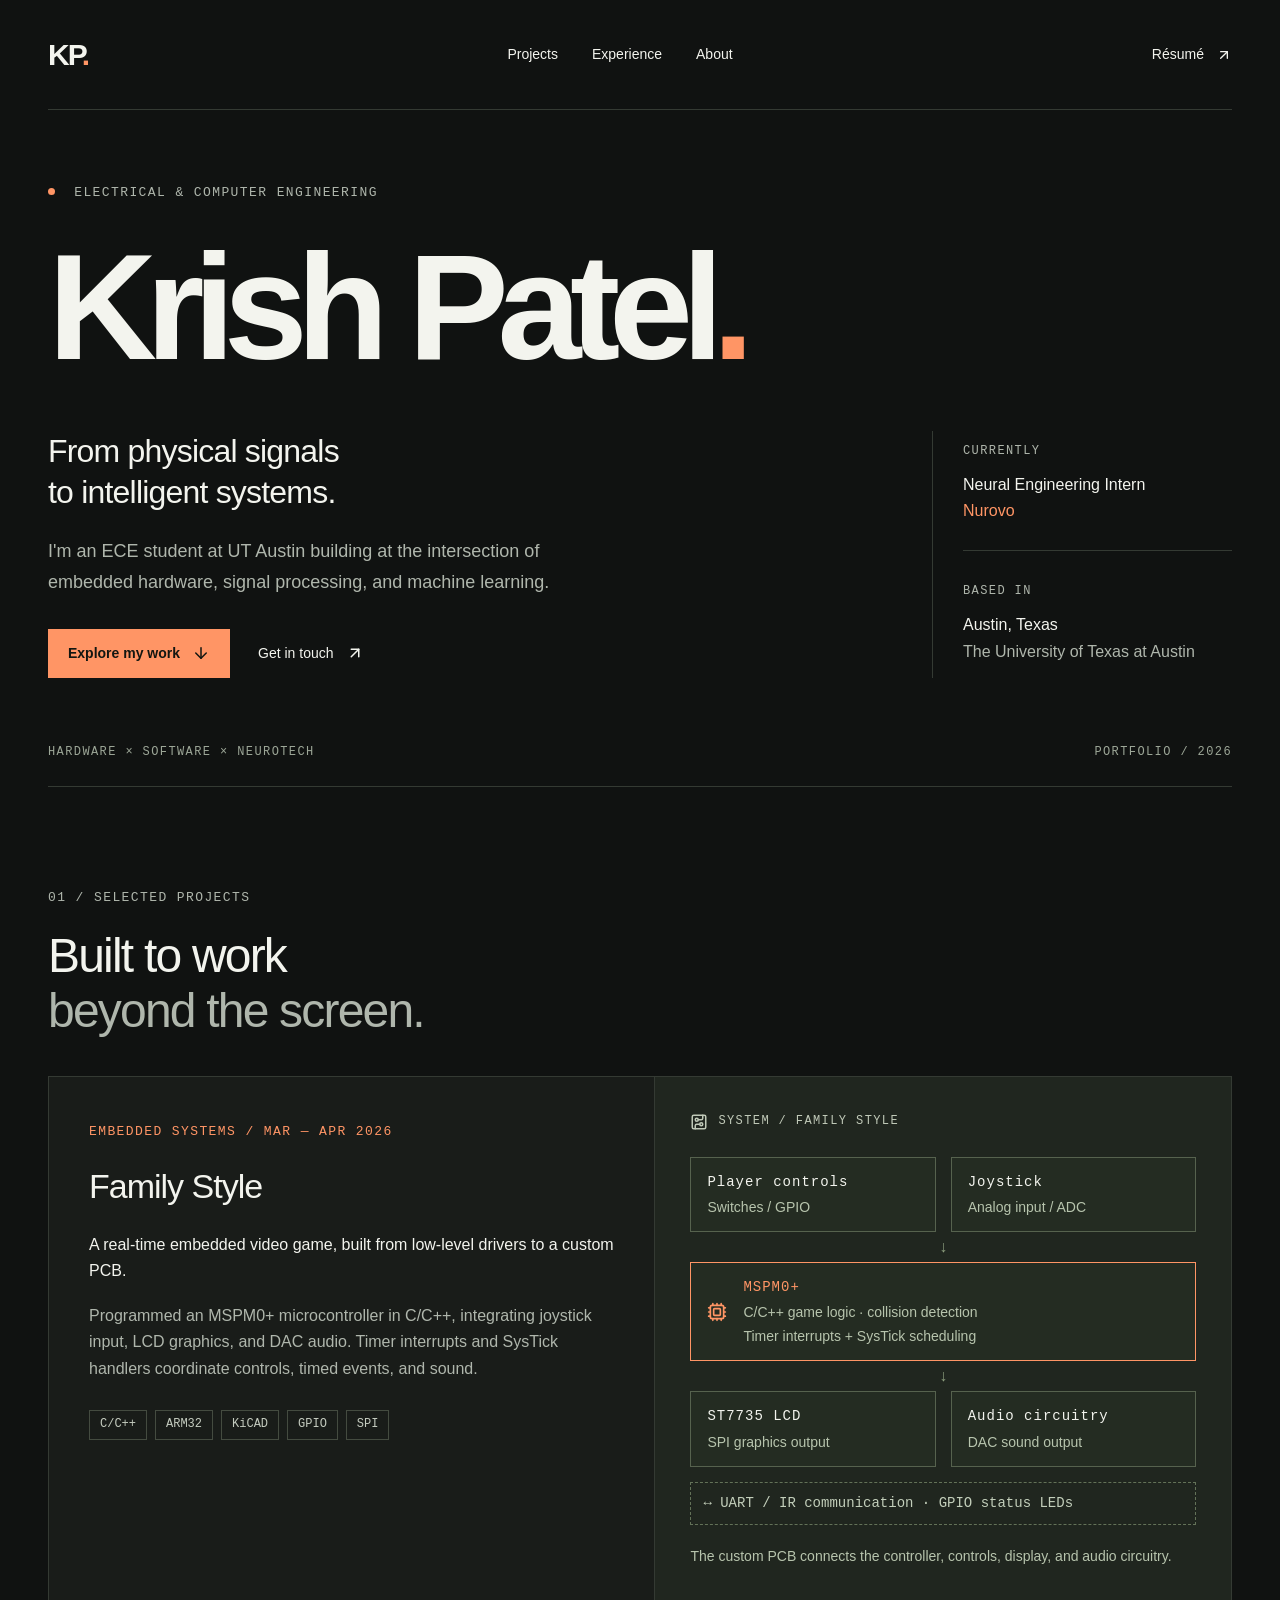
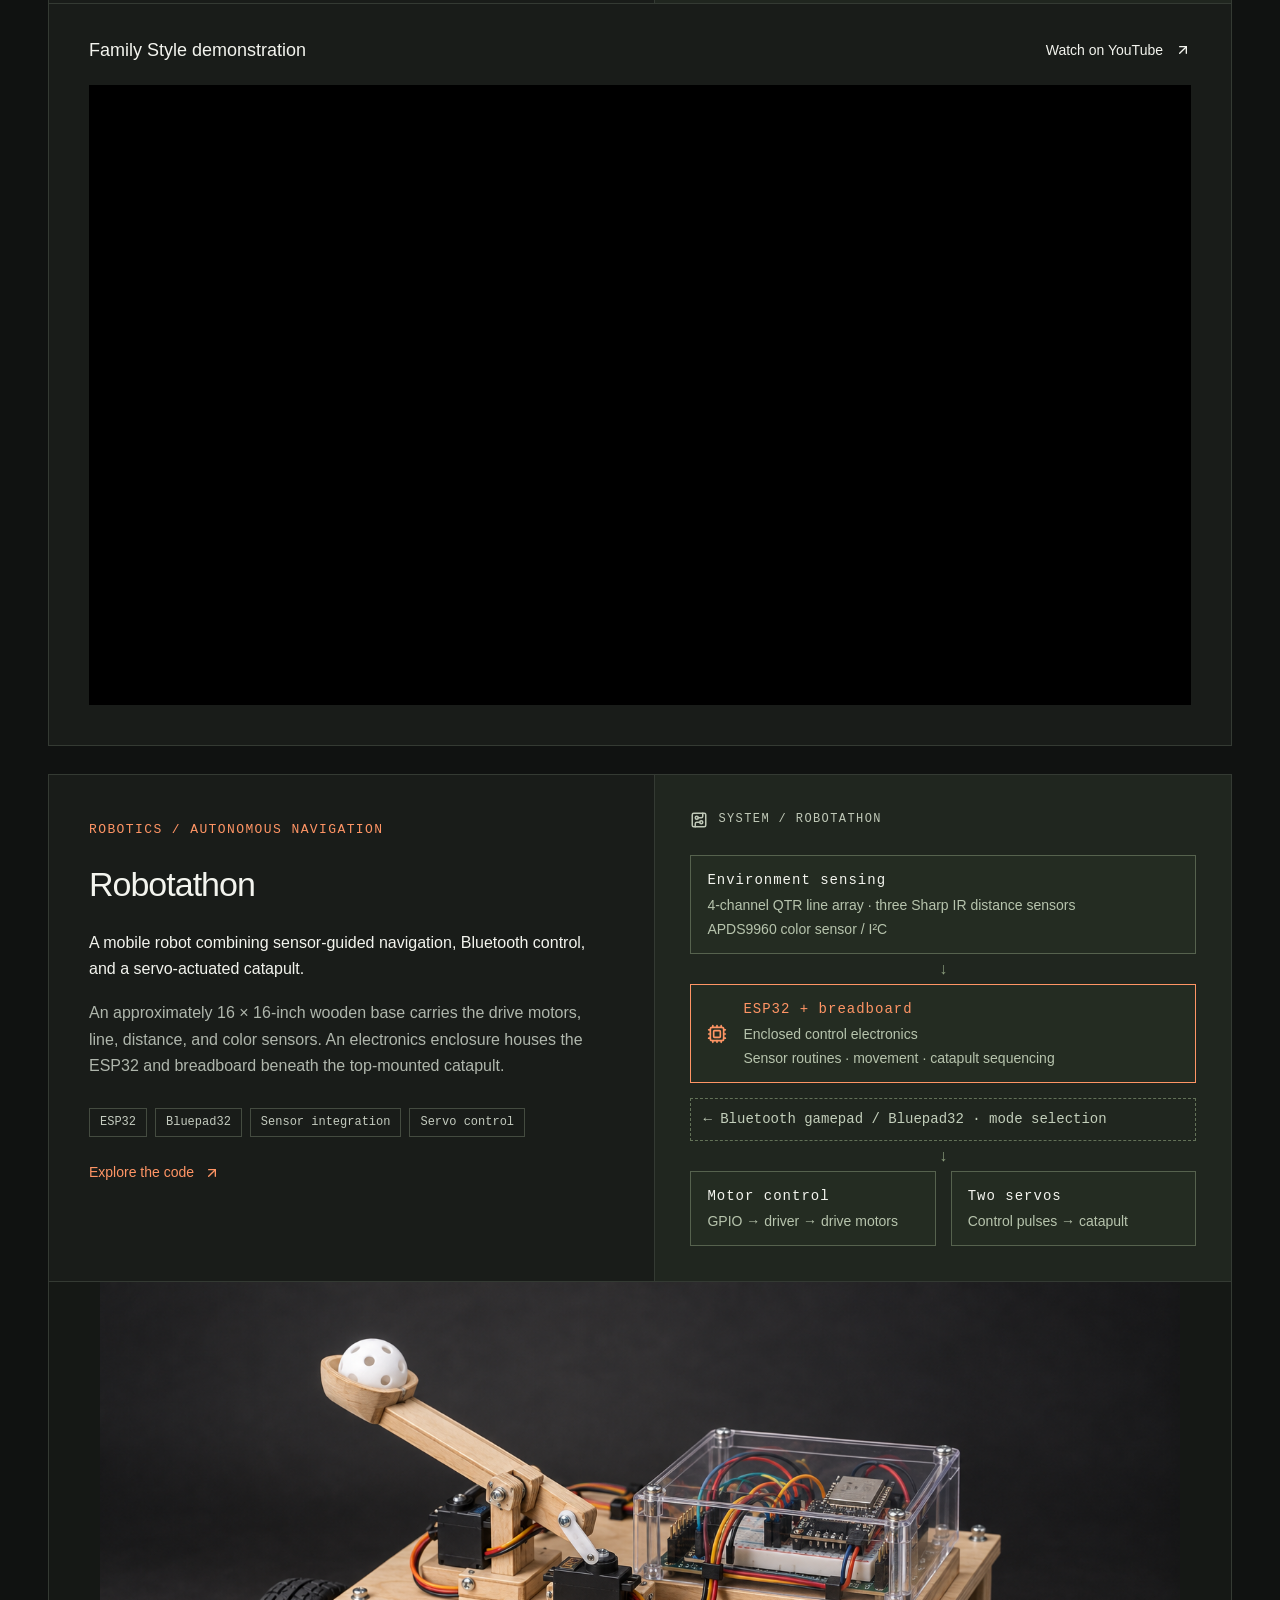
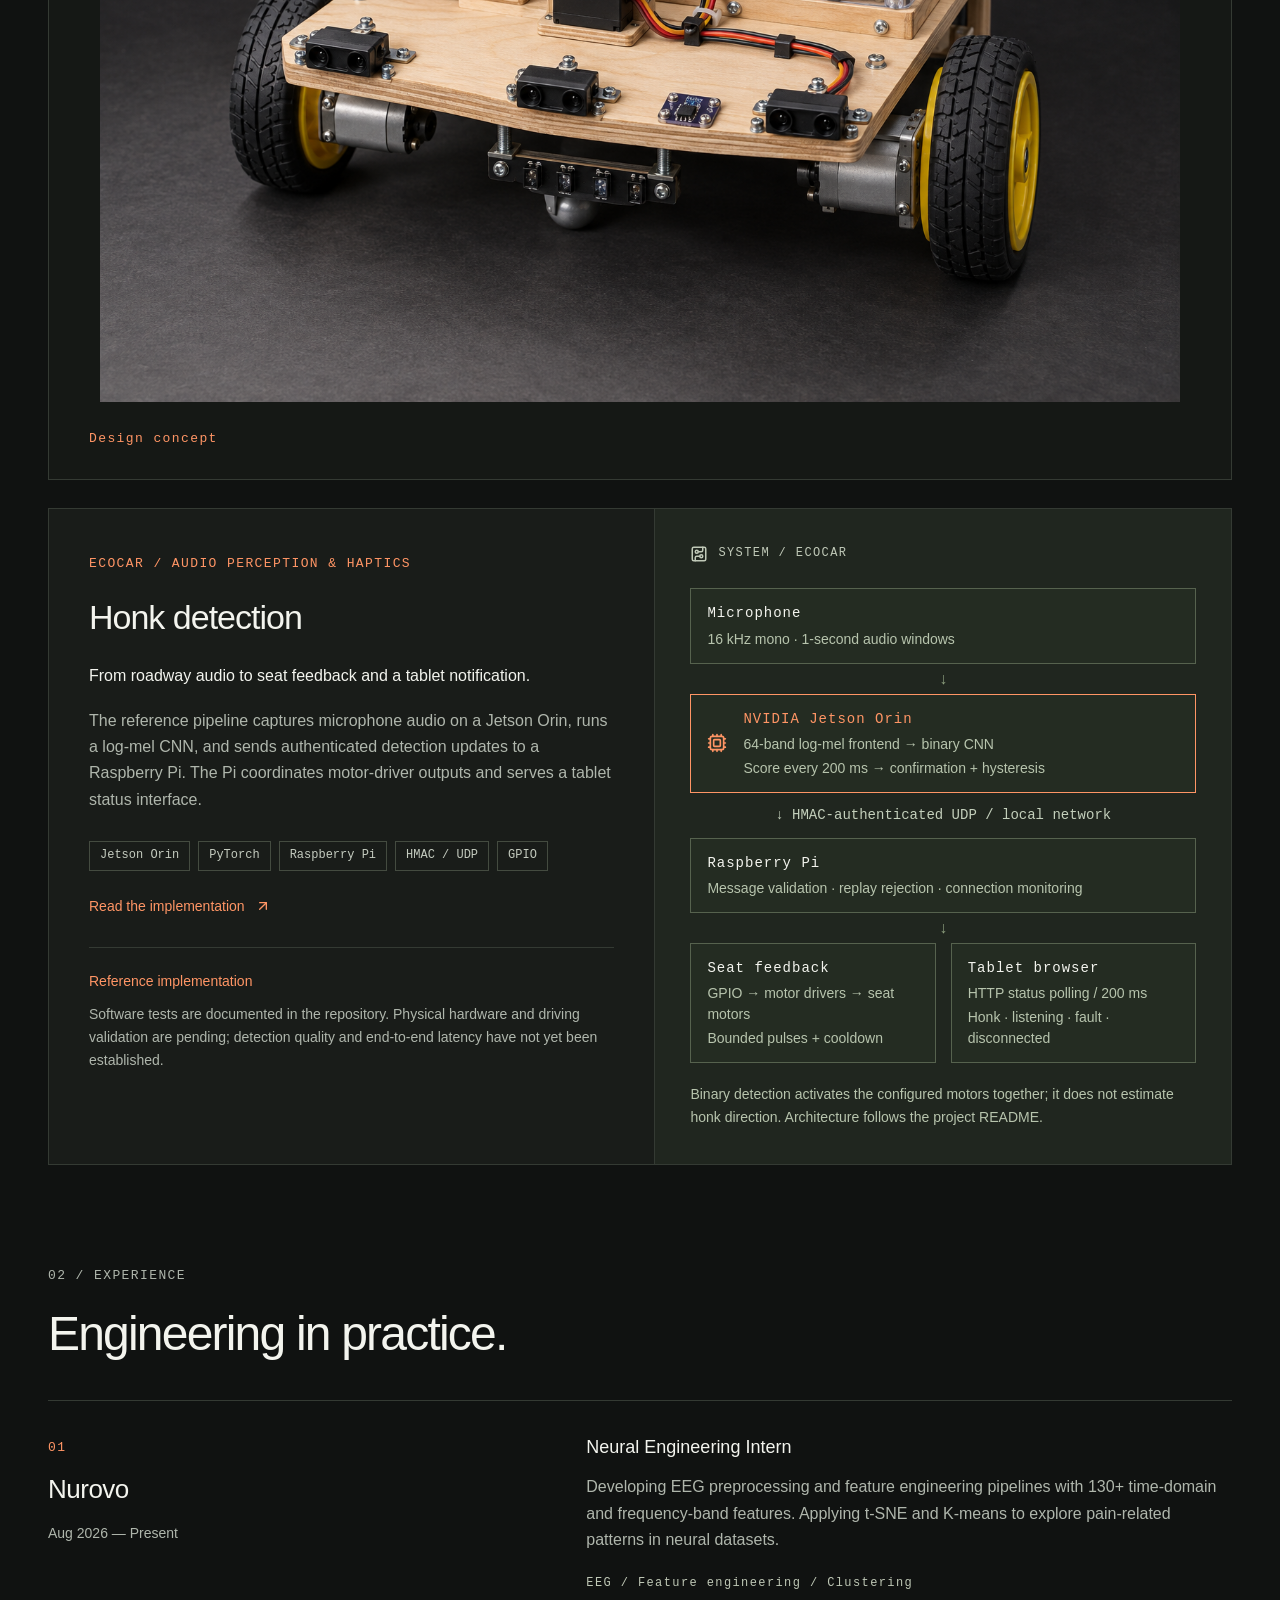
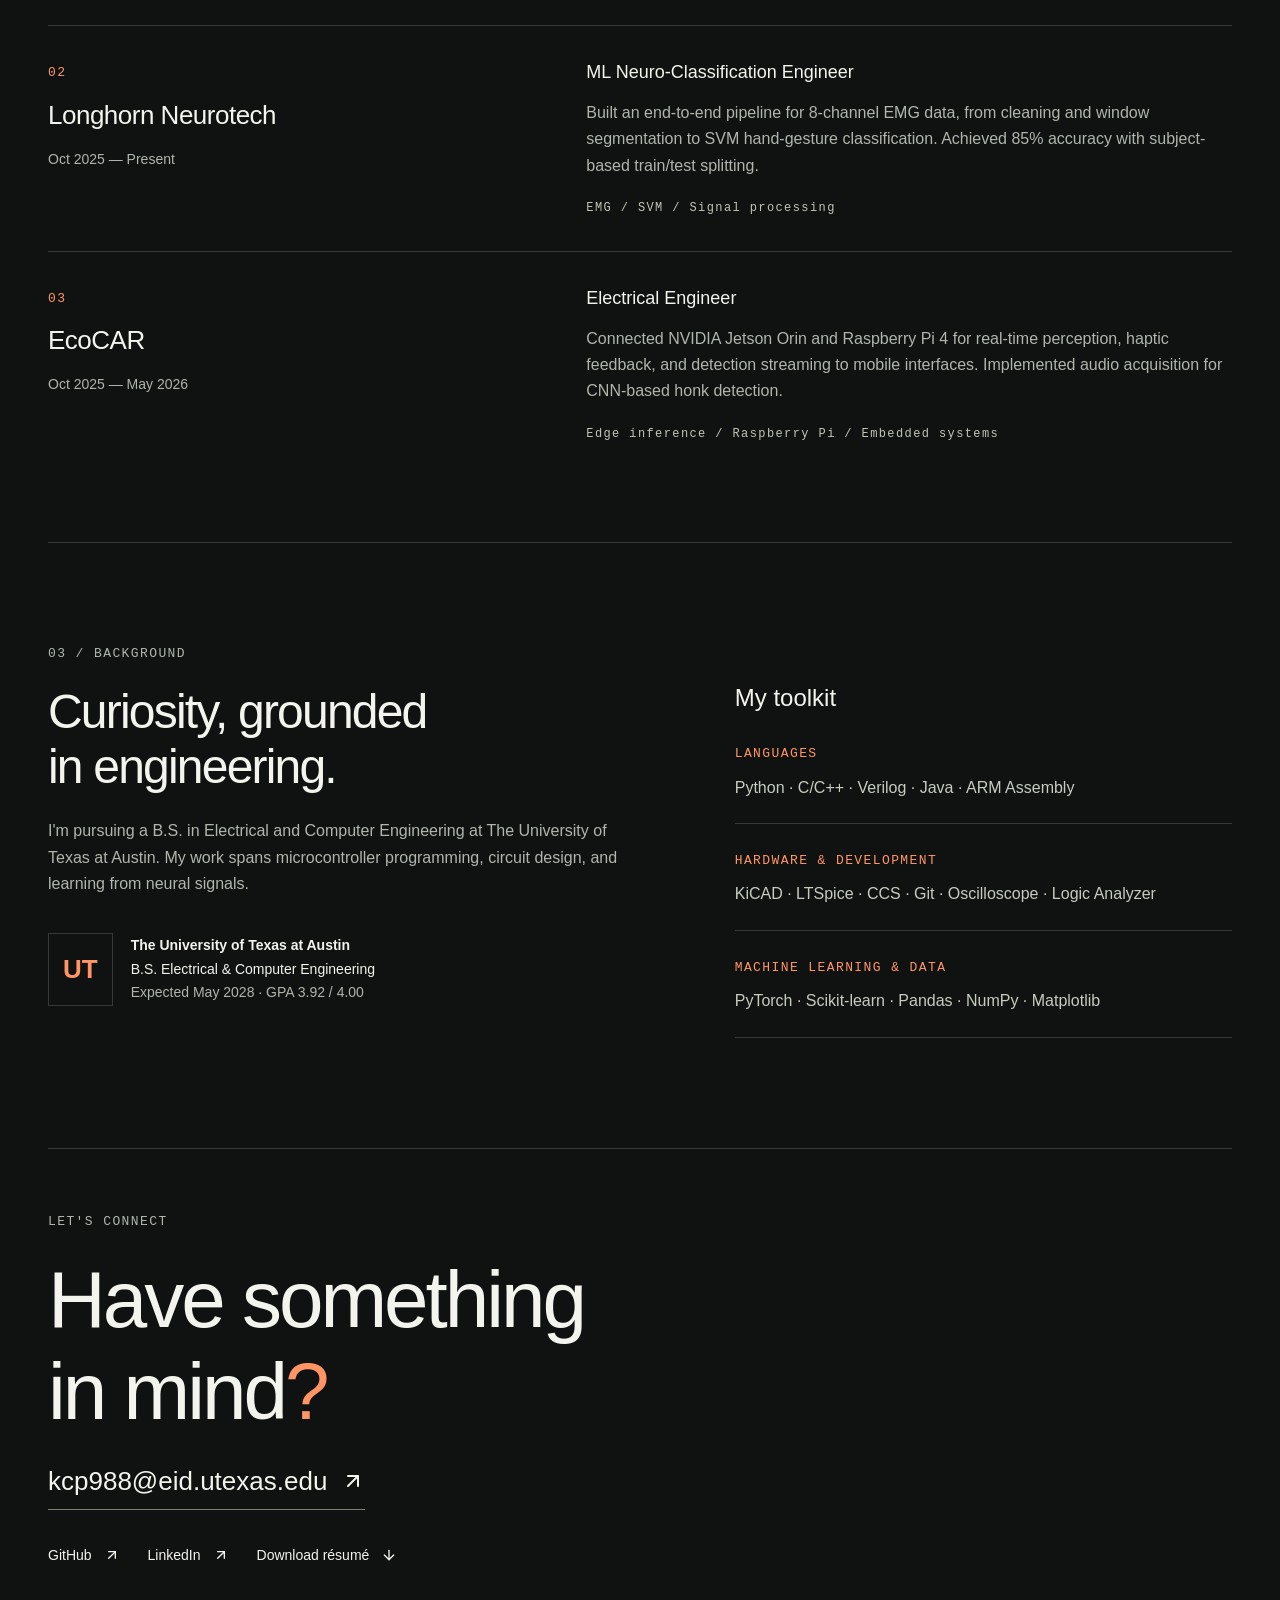
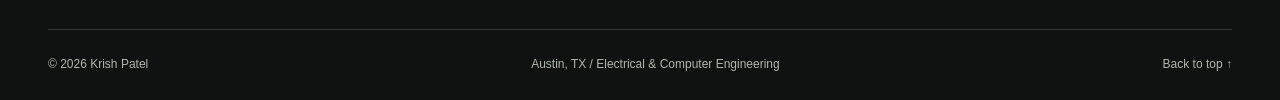
<file: index.html>
<!DOCTYPE html><html lang="en"><head><meta charSet="utf-8"/><meta name="viewport" content="width=device-width, initial-scale=1"/><link rel="stylesheet" href="/_next/static/css/index.dxzTxAFr.css" data-rsc-css-href="/_next/static/css/index.dxzTxAFr.css" data-precedence="vite-rsc/importer-resources"/><link rel="modulepreload" fetchPriority="low" href="/_next/static/chunks/index-CoW6SGhY.js"/><script src="/_next/static/chunks/rolldown-runtime-C60lm6uB.js" type="module" async=""></script><script src="/_next/static/chunks/framework-D_rUT4EX.js" type="module" async=""></script><link rel="modulepreload" href="/_next/static/chunks/layout-segment-context-BJUStz2_.js" crossorigin=""/><link rel="modulepreload" href="/_next/static/chunks/Icon-BFIcK819.js" crossorigin=""/><title>Krish Patel | Electrical &amp; Computer Engineering</title><meta name="description" content="UT Austin ECE student working across embedded systems, neural signal processing, machine learning, and robotics."/><script>Object.assign(((self[Symbol.for("vinext.navigationRuntime")]??={bootstrap:{routeManifest:null},functions:{}}).bootstrap.rsc??={rsc:[]}),{params:{},nav:{"pathname":"/","searchParams":[]}})</script><link rel="modulepreload" href="/_next/static/chunks/index-CoW6SGhY.js" />
</head><body><a class="skip" href="#main">Skip to content</a><header class="site-header wrap"><a href="#" class="wordmark" aria-label="Krish Patel home">KP<span>.</span></a><nav aria-label="Main navigation"><a href="#projects">Projects</a><a href="#experience">Experience</a><a href="#about">About</a></nav><a class="resume-nav" href="/Krish-Patel-Resume.pdf" target="_blank" rel="noreferrer">Résumé <svg xmlns="http://www.w3.org/2000/svg" width="16" height="16" viewBox="0 0 24 24" fill="none" stroke="currentColor" stroke-width="2" stroke-linecap="round" stroke-linejoin="round" class="lucide lucide-arrow-up-right" aria-hidden="true"><path d="M7 7h10v10"></path><path d="M7 17 17 7"></path></svg></a></header><main id="main"><section class="hero wrap"><div class="eyebrow"><span class="dot"></span> ELECTRICAL &amp; COMPUTER ENGINEERING</div><h1>Krish Patel<span>.</span></h1><div class="hero-bottom"><div><p class="intro">From physical signals<br/>to intelligent systems.</p><p class="hero-description">I&#x27;m an ECE student at UT Austin building at the intersection of embedded hardware, signal processing, and machine learning.</p><div class="actions"><a class="primary-link" href="#projects">Explore my work <svg xmlns="http://www.w3.org/2000/svg" width="18" height="18" viewBox="0 0 24 24" fill="none" stroke="currentColor" stroke-width="2" stroke-linecap="round" stroke-linejoin="round" class="lucide lucide-arrow-down" aria-hidden="true"><path d="M12 5v14"></path><path d="m19 12-7 7-7-7"></path></svg></a><a class="text-link" href="mailto:kcp988@eid.utexas.edu">Get in touch <svg xmlns="http://www.w3.org/2000/svg" width="18" height="18" viewBox="0 0 24 24" fill="none" stroke="currentColor" stroke-width="2" stroke-linecap="round" stroke-linejoin="round" class="lucide lucide-arrow-up-right" aria-hidden="true"><path d="M7 7h10v10"></path><path d="M7 17 17 7"></path></svg></a></div></div><aside class="profile-note"><span class="mono">CURRENTLY</span><p>Neural Engineering Intern<br/><strong>Nurovo</strong></p><div class="note-rule"></div><span class="mono">BASED IN</span><p>Austin, Texas<br/><span class="muted">The University of Texas at Austin</span></p></aside></div><div class="hero-footer"><span>HARDWARE × SOFTWARE × NEUROTECH</span><span>PORTFOLIO / 2026</span></div></section><section id="projects" class="section wrap"><div class="section-heading"><span class="eyebrow">01 / SELECTED PROJECTS</span><h2>Built to work<br/><span class="muted">beyond the screen.</span></h2></div><article class="project featured"><div class="project-content"><span class="mono accent">EMBEDDED SYSTEMS / MAR — APR 2026</span><h3>Family Style</h3><p>A real-time embedded video game, built from low-level drivers to a custom PCB.</p><p class="muted">Programmed an MSPM0+ microcontroller in C/C++, integrating joystick input, LCD graphics, and DAC audio. Timer interrupts and SysTick handlers coordinate controls, timed events, and sound.</p><div class="tags"><span>C/C++</span><span>ARM32</span><span>KiCAD</span><span>GPIO</span><span>SPI</span></div></div><figure class="system-panel" aria-label="Family Style system-level diagram"><figcaption class="diagram-title"><svg xmlns="http://www.w3.org/2000/svg" width="18" height="18" viewBox="0 0 24 24" fill="none" stroke="currentColor" stroke-width="2" stroke-linecap="round" stroke-linejoin="round" class="lucide lucide-circuit-board" aria-hidden="true"><rect width="18" height="18" x="3" y="3" rx="2"></rect><path d="M11 9h4a2 2 0 0 0 2-2V3"></path><circle cx="9" cy="9" r="2"></circle><path d="M7 21v-4a2 2 0 0 1 2-2h4"></path><circle cx="15" cy="15" r="2"></circle></svg><span>SYSTEM / FAMILY STYLE</span></figcaption><div class="output-row"><div class="flow-box">Player controls<span>Switches / GPIO</span></div><div class="flow-box">Joystick<span>Analog input / ADC</span></div></div><div class="flow-line" aria-hidden="true">↓</div><div class="flow-box core"><svg xmlns="http://www.w3.org/2000/svg" width="20" height="20" viewBox="0 0 24 24" fill="none" stroke="currentColor" stroke-width="2" stroke-linecap="round" stroke-linejoin="round" class="lucide lucide-cpu" aria-hidden="true"><path d="M12 20v2"></path><path d="M12 2v2"></path><path d="M17 20v2"></path><path d="M17 2v2"></path><path d="M2 12h2"></path><path d="M2 17h2"></path><path d="M2 7h2"></path><path d="M20 12h2"></path><path d="M20 17h2"></path><path d="M20 7h2"></path><path d="M7 20v2"></path><path d="M7 2v2"></path><rect x="4" y="4" width="16" height="16" rx="2"></rect><rect x="8" y="8" width="8" height="8" rx="1"></rect></svg><div>MSPM0+<span>C/C++ game logic · collision detection</span><span>Timer interrupts + SysTick scheduling</span></div></div><div class="flow-line" aria-hidden="true">↓</div><div class="output-row"><div class="flow-box">ST7735 LCD<span>SPI graphics output</span></div><div class="flow-box">Audio circuitry<span>DAC sound output</span></div></div><div class="interface-note">↔ UART / IR communication · GPIO status LEDs</div><p class="diagram-caption">The custom PCB connects the controller, controls, display, and audio circuitry.</p></figure><div class="project-demo"><div class="demo-heading"><h4>Family Style demonstration</h4><a class="text-link" href="https://www.youtube.com/watch?v=CGDMchAKXyI" target="_blank" rel="noreferrer">Watch on YouTube <svg xmlns="http://www.w3.org/2000/svg" width="16" height="16" viewBox="0 0 24 24" fill="none" stroke="currentColor" stroke-width="2" stroke-linecap="round" stroke-linejoin="round" class="lucide lucide-arrow-up-right" aria-hidden="true"><path d="M7 7h10v10"></path><path d="M7 17 17 7"></path></svg></a></div><iframe class="demo-video" src="https://www.youtube-nocookie.com/embed/CGDMchAKXyI" title="Family Style embedded game demonstration" width="1280" height="720" loading="lazy" referrerPolicy="strict-origin-when-cross-origin" allow="accelerometer; autoplay; clipboard-write; encrypted-media; gyroscope; picture-in-picture; web-share" allowFullScreen=""></iframe></div></article><article id="robotathon" class="project featured project-spaced"><div class="project-content"><span class="mono accent">ROBOTICS / AUTONOMOUS NAVIGATION</span><h3>Robotathon</h3><p>A mobile robot combining sensor-guided navigation, Bluetooth control, and a servo-actuated catapult.</p><p class="muted">An approximately 16 × 16-inch wooden base carries the drive motors, line, distance, and color sensors. An electronics enclosure houses the ESP32 and breadboard beneath the top-mounted catapult.</p><div class="tags"><span>ESP32</span><span>Bluepad32</span><span>Sensor integration</span><span>Servo control</span></div><a class="source-link" href="https://github.com/kpeazy13/RobotathonESP32" target="_blank" rel="noreferrer">Explore the code <svg xmlns="http://www.w3.org/2000/svg" width="16" height="16" viewBox="0 0 24 24" fill="none" stroke="currentColor" stroke-width="2" stroke-linecap="round" stroke-linejoin="round" class="lucide lucide-arrow-up-right" aria-hidden="true"><path d="M7 7h10v10"></path><path d="M7 17 17 7"></path></svg></a></div><figure class="system-panel" aria-label="Robotathon system-level diagram"><figcaption class="diagram-title"><svg xmlns="http://www.w3.org/2000/svg" width="18" height="18" viewBox="0 0 24 24" fill="none" stroke="currentColor" stroke-width="2" stroke-linecap="round" stroke-linejoin="round" class="lucide lucide-circuit-board" aria-hidden="true"><rect width="18" height="18" x="3" y="3" rx="2"></rect><path d="M11 9h4a2 2 0 0 0 2-2V3"></path><circle cx="9" cy="9" r="2"></circle><path d="M7 21v-4a2 2 0 0 1 2-2h4"></path><circle cx="15" cy="15" r="2"></circle></svg><span>SYSTEM / ROBOTATHON</span></figcaption><div class="flow-box">Environment sensing<span>4-channel QTR line array · three Sharp IR distance sensors</span><span>APDS9960 color sensor / I²C</span></div><div class="flow-line" aria-hidden="true">↓</div><div class="flow-box core"><svg xmlns="http://www.w3.org/2000/svg" width="20" height="20" viewBox="0 0 24 24" fill="none" stroke="currentColor" stroke-width="2" stroke-linecap="round" stroke-linejoin="round" class="lucide lucide-cpu" aria-hidden="true"><path d="M12 20v2"></path><path d="M12 2v2"></path><path d="M17 20v2"></path><path d="M17 2v2"></path><path d="M2 12h2"></path><path d="M2 17h2"></path><path d="M2 7h2"></path><path d="M20 12h2"></path><path d="M20 17h2"></path><path d="M20 7h2"></path><path d="M7 20v2"></path><path d="M7 2v2"></path><rect x="4" y="4" width="16" height="16" rx="2"></rect><rect x="8" y="8" width="8" height="8" rx="1"></rect></svg><div>ESP32 + breadboard<span>Enclosed control electronics</span><span>Sensor routines · movement · catapult sequencing</span></div></div><div class="interface-note">← Bluetooth gamepad / Bluepad32 · mode selection</div><div class="flow-line" aria-hidden="true">↓</div><div class="output-row"><div class="flow-box">Motor control<span>GPIO → driver → drive motors</span></div><div class="flow-box">Two servos<span>Control pulses → catapult</span></div></div></figure><figure class="robot-concept"><img src="/robotathon-concept.png" width="1536" height="1024" loading="lazy" alt="Generated concept of Robotathon: a square wooden mobile robot with a top-mounted servo catapult, navigation sensors, drive wheels, and a protected ESP32 and breadboard enclosure."/><figcaption><span class="mono accent">Design concept</span></figcaption></figure></article><article id="ecocar" class="project featured project-spaced"><div class="project-content"><span class="mono accent">ECOCAR / AUDIO PERCEPTION &amp; HAPTICS</span><h3>Honk detection</h3><p>From roadway audio to seat feedback and a tablet notification.</p><p class="muted">The reference pipeline captures microphone audio on a Jetson Orin, runs a log-mel CNN, and sends authenticated detection updates to a Raspberry Pi. The Pi coordinates motor-driver outputs and serves a tablet status interface.</p><div class="tags"><span>Jetson Orin</span><span>PyTorch</span><span>Raspberry Pi</span><span>HMAC / UDP</span><span>GPIO</span></div><a class="source-link" href="https://github.com/kpeazy13/EcoCAR-Mobility-Challenge-Project#readme" target="_blank" rel="noreferrer">Read the implementation <svg xmlns="http://www.w3.org/2000/svg" width="16" height="16" viewBox="0 0 24 24" fill="none" stroke="currentColor" stroke-width="2" stroke-linecap="round" stroke-linejoin="round" class="lucide lucide-arrow-up-right" aria-hidden="true"><path d="M7 7h10v10"></path><path d="M7 17 17 7"></path></svg></a><div class="project-status"><strong>Reference implementation</strong><p>Software tests are documented in the repository. Physical hardware and driving validation are pending; detection quality and end-to-end latency have not yet been established.</p></div></div><figure class="system-panel" aria-label="EcoCAR honk detection system-level diagram"><figcaption class="diagram-title"><svg xmlns="http://www.w3.org/2000/svg" width="18" height="18" viewBox="0 0 24 24" fill="none" stroke="currentColor" stroke-width="2" stroke-linecap="round" stroke-linejoin="round" class="lucide lucide-circuit-board" aria-hidden="true"><rect width="18" height="18" x="3" y="3" rx="2"></rect><path d="M11 9h4a2 2 0 0 0 2-2V3"></path><circle cx="9" cy="9" r="2"></circle><path d="M7 21v-4a2 2 0 0 1 2-2h4"></path><circle cx="15" cy="15" r="2"></circle></svg><span>SYSTEM / ECOCAR</span></figcaption><div class="flow-box">Microphone<span>16 kHz mono · 1-second audio windows</span></div><div class="flow-line" aria-hidden="true">↓</div><div class="flow-box core"><svg xmlns="http://www.w3.org/2000/svg" width="20" height="20" viewBox="0 0 24 24" fill="none" stroke="currentColor" stroke-width="2" stroke-linecap="round" stroke-linejoin="round" class="lucide lucide-cpu" aria-hidden="true"><path d="M12 20v2"></path><path d="M12 2v2"></path><path d="M17 20v2"></path><path d="M17 2v2"></path><path d="M2 12h2"></path><path d="M2 17h2"></path><path d="M2 7h2"></path><path d="M20 12h2"></path><path d="M20 17h2"></path><path d="M20 7h2"></path><path d="M7 20v2"></path><path d="M7 2v2"></path><rect x="4" y="4" width="16" height="16" rx="2"></rect><rect x="8" y="8" width="8" height="8" rx="1"></rect></svg><div>NVIDIA Jetson Orin<span>64-band log-mel frontend → binary CNN</span><span>Score every 200 ms → confirmation + hysteresis</span></div></div><div class="connection-label">↓ HMAC-authenticated UDP / local network</div><div class="flow-box">Raspberry Pi<span>Message validation · replay rejection · connection monitoring</span></div><div class="flow-line" aria-hidden="true">↓</div><div class="output-row"><div class="flow-box">Seat feedback<span>GPIO → motor drivers → seat motors</span><span>Bounded pulses + cooldown</span></div><div class="flow-box">Tablet browser<span>HTTP status polling / 200 ms</span><span>Honk · listening · fault · disconnected</span></div></div><p class="diagram-caption">Binary detection activates the configured motors together; it does not estimate honk direction. Architecture follows the project README.</p></figure></article></section><section id="experience" class="section wrap"><div class="section-heading"><span class="eyebrow">02 / EXPERIENCE</span><h2>Engineering in practice.</h2></div><div class="experience-list"><article class="experience"><div class="experience-company"><span class="mono accent">0<!-- -->1</span><h3>Nurovo</h3><span class="date">Aug 2026 — Present</span></div><div><h4>Neural Engineering Intern</h4><p class="muted">Developing EEG preprocessing and feature engineering pipelines with 130+ time-domain and frequency-band features. Applying t-SNE and K-means to explore pain-related patterns in neural datasets.</p><p class="experience-tags mono">EEG / Feature engineering / Clustering</p></div></article><article class="experience"><div class="experience-company"><span class="mono accent">0<!-- -->2</span><h3>Longhorn Neurotech</h3><span class="date">Oct 2025 — Present</span></div><div><h4>ML Neuro-Classification Engineer</h4><p class="muted">Built an end-to-end pipeline for 8-channel EMG data, from cleaning and window segmentation to SVM hand-gesture classification. Achieved 85% accuracy with subject-based train/test splitting.</p><p class="experience-tags mono">EMG / SVM / Signal processing</p></div></article><article class="experience"><div class="experience-company"><span class="mono accent">0<!-- -->3</span><h3>EcoCAR</h3><span class="date">Oct 2025 — May 2026</span></div><div><h4>Electrical Engineer</h4><p class="muted">Connected NVIDIA Jetson Orin and Raspberry Pi 4 for real-time perception, haptic feedback, and detection streaming to mobile interfaces. Implemented audio acquisition for CNN-based honk detection.</p><p class="experience-tags mono">Edge inference / Raspberry Pi / Embedded systems</p></div></article></div></section><section id="about" class="section wrap about"><div><span class="eyebrow">03 / BACKGROUND</span><h2>Curiosity, grounded<br/>in engineering.</h2><p class="muted">I&#x27;m pursuing a B.S. in Electrical and Computer Engineering at The University of Texas at Austin. My work spans microcontroller programming, circuit design, and learning from neural signals.</p><div class="education"><span class="ut">UT</span><div><strong>The University of Texas at Austin</strong><p>B.S. Electrical &amp; Computer Engineering</p><span class="muted">Expected May 2028 · GPA 3.92 / 4.00</span></div></div></div><div class="skills"><h3>My toolkit</h3><div><span class="mono accent">LANGUAGES</span><p>Python · C/C++ · Verilog · Java · ARM Assembly</p></div><div><span class="mono accent">HARDWARE &amp; DEVELOPMENT</span><p>KiCAD · LTSpice · CCS · Git · Oscilloscope · Logic Analyzer</p></div><div><span class="mono accent">MACHINE LEARNING &amp; DATA</span><p>PyTorch · Scikit-learn · Pandas · NumPy · Matplotlib</p></div></div></section><section class="contact wrap"><span class="eyebrow">LET&#x27;S CONNECT</span><h2>Have something<br/>in mind<span class="accent">?</span></h2><a class="email-link" href="mailto:kcp988@eid.utexas.edu">kcp988@eid.utexas.edu <svg xmlns="http://www.w3.org/2000/svg" width="24" height="24" viewBox="0 0 24 24" fill="none" stroke="currentColor" stroke-width="2" stroke-linecap="round" stroke-linejoin="round" class="lucide lucide-arrow-up-right" aria-hidden="true"><path d="M7 7h10v10"></path><path d="M7 17 17 7"></path></svg></a><div class="socials"><a href="https://github.com/kpeazy13" target="_blank" rel="noreferrer">GitHub <svg xmlns="http://www.w3.org/2000/svg" width="16" height="16" viewBox="0 0 24 24" fill="none" stroke="currentColor" stroke-width="2" stroke-linecap="round" stroke-linejoin="round" class="lucide lucide-arrow-up-right" aria-hidden="true"><path d="M7 7h10v10"></path><path d="M7 17 17 7"></path></svg></a><a href="https://www.linkedin.com/in/krishkp13" target="_blank" rel="noreferrer">LinkedIn <svg xmlns="http://www.w3.org/2000/svg" width="16" height="16" viewBox="0 0 24 24" fill="none" stroke="currentColor" stroke-width="2" stroke-linecap="round" stroke-linejoin="round" class="lucide lucide-arrow-up-right" aria-hidden="true"><path d="M7 7h10v10"></path><path d="M7 17 17 7"></path></svg></a><a href="/Krish-Patel-Resume.pdf" download="">Download résumé <svg xmlns="http://www.w3.org/2000/svg" width="16" height="16" viewBox="0 0 24 24" fill="none" stroke="currentColor" stroke-width="2" stroke-linecap="round" stroke-linejoin="round" class="lucide lucide-arrow-down" aria-hidden="true"><path d="M12 5v14"></path><path d="m19 12-7 7-7-7"></path></svg></a></div></section></main><footer class="wrap footer"><span>© 2026 Krish Patel</span><span>Austin, TX / Electrical &amp; Computer Engineering</span><a href="#">Back to top ↑</a></footer><script type="module" src="/_next/static/chunks/index-CoW6SGhY.js" id="_R_" async=""></script><script>((self[Symbol.for("vinext.navigationRuntime")]??={bootstrap:{routeManifest:null},functions:{}}).bootstrap.rsc??={rsc:[]}).rsc.push("0:{\"page:/\":\"$L1\",\"layout:/\":\"$L2\",\"route:/\":\"$L3\",\"__route\":\"route:/\",\"__interceptionContext\":null,\"__layoutIds\":[\"layout:/\"],\"__rootLayout\":\"/\",\"__bfcacheSegmentIdentities\":{\"layout:/\":\"[\\\"layout\\\",\\\"layout:/\\\",\\\"root-boundary:/\\\",\\\"\\\"]\",\"page:/\":\"[\\\"page\\\",\\\"page:/\\\",\\\"root-boundary:/\\\",\\\"\\\"]\"},\"__srcPage\":[\"page\"],\"__layoutFlags\":{\"layout:/\":\"s\"},\"__artifactCompatibility\":{\"schemaVersion\":1,\"graphVersion\":\"app-route-graph:1177fd80f83fa7b0\",\"deploymentVersion\":\"1dc7410e-1c0f-4d6f-aaa3-e222f196585f\",\"appElementsSchemaVersion\":1,\"rscPayloadSchemaVersion\":1,\"rootBoundaryId\":\"/\",\"renderEpoch\":null}}\n")</script><script>((self[Symbol.for("vinext.navigationRuntime")]??={bootstrap:{routeManifest:null},functions:{}}).bootstrap.rsc??={rsc:[]}).rsc.push("4:I[\"8c0f216c4604\",[],\"Children\",1]\n")</script><script>((self[Symbol.for("vinext.navigationRuntime")]??={bootstrap:{routeManifest:null},functions:{}}).bootstrap.rsc??={rsc:[]}).rsc.push("5:I[\"593f344dc510\",[],\"GlobalErrorBoundary\",1]\n")</script><script>((self[Symbol.for("vinext.navigationRuntime")]??={bootstrap:{routeManifest:null},functions:{}}).bootstrap.rsc??={rsc:[]}).rsc.push("6:I[\"0b874ad30386\",[],\"default\",1]\n")</script><script>((self[Symbol.for("vinext.navigationRuntime")]??={bootstrap:{routeManifest:null},functions:{}}).bootstrap.rsc??={rsc:[]}).rsc.push("7:I[\"593f344dc510\",[],\"ErrorBoundary\",1]\n")</script><script>((self[Symbol.for("vinext.navigationRuntime")]??={bootstrap:{routeManifest:null},functions:{}}).bootstrap.rsc??={rsc:[]}).rsc.push("8:I[\"15c18cfaeeff\",[],\"LayoutSegmentProvider\",1]\n")</script><script>((self[Symbol.for("vinext.navigationRuntime")]??={bootstrap:{routeManifest:null},functions:{}}).bootstrap.rsc??={rsc:[]}).rsc.push("9:I[\"8c0f216c4604\",[],\"Slot\",1]\n")</script><script>((self[Symbol.for("vinext.navigationRuntime")]??={bootstrap:{routeManifest:null},functions:{}}).bootstrap.rsc??={rsc:[]}).rsc.push("a:I[\"593f344dc510\",[],\"NotFoundBoundary\",1]\n")</script><script>((self[Symbol.for("vinext.navigationRuntime")]??={bootstrap:{routeManifest:null},functions:{}}).bootstrap.rsc??={rsc:[]}).rsc.push("b:I[\"9276801271d6\",[],\"AppRouterScrollTarget\",1]\n")</script><script>((self[Symbol.for("vinext.navigationRuntime")]??={bootstrap:{routeManifest:null},functions:{}}).bootstrap.rsc??={rsc:[]}).rsc.push("c:I[\"593f344dc510\",[],\"RedirectBoundary\",1]\n")</script><script>((self[Symbol.for("vinext.navigationRuntime")]??={bootstrap:{routeManifest:null},functions:{}}).bootstrap.rsc??={rsc:[]}).rsc.push(":HL[\"/_next/static/css/index.dxzTxAFr.css\",\"style\"     ]\n")</script><script>((self[Symbol.for("vinext.navigationRuntime")]??={bootstrap:{routeManifest:null},functions:{}}).bootstrap.rsc??={rsc:[]}).rsc.push("2:[[[\"$\",\"link\",\"css:/_next/static/css/index.dxzTxAFr.css\",{\"rel\":\"stylesheet\",\"precedence\":\"vite-rsc/importer-resources\",\"href\":\"/_next/static/css/index.dxzTxAFr.css\",\"data-rsc-css-href\":\"/_next/static/css/index.dxzTxAFr.css\"}],\"$undefined\"],[\"$\",\"html\",null,{\"lang\":\"en\",\"children\":[\"$\",\"body\",null,{\"children\":[\"$\",\"$L4\",null,{}]}]}]]\n")</script><script>((self[Symbol.for("vinext.navigationRuntime")]??={bootstrap:{routeManifest:null},functions:{}}).bootstrap.rsc??={rsc:[]}).rsc.push("3:[[[\"$\",\"meta\",null,{\"charSet\":\"utf-8\"}],[[\"$\",\"title\",\"0\",{\"children\":\"Krish Patel | Electrical \u0026 Computer Engineering\"}],[\"$\",\"meta\",\"1\",{\"name\":\"description\",\"content\":\"UT Austin ECE student working across embedded systems, neural signal processing, machine learning, and robotics.\"}]],[[\"$\",\"meta\",\"0\",{\"name\":\"viewport\",\"content\":\"width=device-width, initial-scale=1\"}]]],[\"$\",\"$L5\",null,{\"fallback\":\"$6\",\"children\":[\"$\",\"$L7\",null,{\"fallback\":\"$6\",\"children\":[\"$\",\"$L8\",null,{\"providerId\":\"layout:/\",\"segmentMap\":{\"children\":[]},\"children\":[\"$\",\"$L9\",null,{\"id\":\"layout:/\",\"parallelSlots\":\"$undefined\",\"children\":[\"$\",\"$La\",null,{\"resetKey\":\"\",\"fallback\":[[\"$\",\"title\",null,{\"children\":\"404: This page could not be found.\"}],[\"$\",\"div\",null,{\"style\":{\"fontFamily\":\"system-ui,\\\"Segoe UI\\\",Roboto,Helvetica,Arial,sans-serif,\\\"Apple Color Emoji\\\",\\\"Segoe UI Emoji\\\"\",\"height\":\"100vh\",\"textAlign\":\"center\",\"display\":\"flex\",\"flexDirection\":\"column\",\"alignItems\":\"center\",\"justifyContent\":\"center\"},\"children\":[\"$\",\"div\",null,{\"children\":[[\"$\",\"style\",null,{\"dangerouslySetInnerHTML\":{\"__html\":\"body{color:#000;background:#fff;margin:0}.next-error-h1{border-right:1px solid rgba(0,0,0,.3)}@media (prefers-color-scheme:dark){body{color:#fff;background:#000}.next-error-h1{border-right:1px solid rgba(255,255,255,.3)}}\"}}],[\"$\",\"h1\",null,{\"className\":\"next-error-h1\",\"style\":{\"display\":\"inline-block\",\"margin\":\"0 20px 0 0\",\"padding\":\"0 23px 0 0\",\"fontSize\":24,\"fontWeight\":500,\"verticalAlign\":\"top\",\"lineHeight\":\"49px\"},\"children\":404}],[\"$\",\"div\",null,{\"style\":{\"display\":\"inline-block\"},\"children\":[\"$\",\"h2\",null,{\"style\":{\"fontSize\":14,\"fontWeight\":400,\"lineHeight\":\"49px\",\"margin\":0},\"children\":\"This page could not be found.\"}]}]]}]}]],\"children\":[\"$\",\"$Lb\",null,{\"children\":[\"$\",\"$Lc\",null,{\"children\":[[\"$\",\"$L8\",null,{\"providerId\":\"page:/\",\"segmentMap\":{\"children\":[\"__PAGE__\"]},\"children\":[\"$\",\"$L9\",null,{\"id\":\"page:/\"}]}],null]}]}]}]}]}]}]}],null,null]\n")</script><script>((self[Symbol.for("vinext.navigationRuntime")]??={bootstrap:{routeManifest:null},functions:{}}).bootstrap.rsc??={rsc:[]}).rsc.push("d:I[\"339f946bc456\",[],\"default\",1]\n")</script><script>((self[Symbol.for("vinext.navigationRuntime")]??={bootstrap:{routeManifest:null},functions:{}}).bootstrap.rsc??={rsc:[]}).rsc.push("1:[[\"$\",\"a\",null,{\"className\":\"skip\",\"href\":\"#main\",\"children\":\"Skip to content\"}],[\"$\",\"header\",null,{\"className\":\"site-header wrap\",\"children\":[[\"$\",\"a\",null,{\"href\":\"#\",\"className\":\"wordmark\",\"aria-label\":\"Krish Patel home\",\"children\":[\"KP\",[\"$\",\"span\",null,{\"children\":\".\"}]]}],[\"$\",\"nav\",null,{\"aria-label\":\"Main navigation\",\"children\":[[\"$\",\"a\",null,{\"href\":\"#projects\",\"children\":\"Projects\"}],[\"$\",\"a\",null,{\"href\":\"#experience\",\"children\":\"Experience\"}],[\"$\",\"a\",null,{\"href\":\"#about\",\"children\":\"About\"}]]}],[\"$\",\"a\",null,{\"className\":\"resume-nav\",\"href\":\"/Krish-Patel-Resume.pdf\",\"target\":\"_blank\",\"rel\":\"noreferrer\",\"children\":[\"Résumé \",[\"$\",\"$Ld\",null,{\"ref\":\"$undefined\",\"iconNode\":[[\"path\",{\"d\":\"M7 7h10v10\",\"key\":\"1tivn9\"}],[\"path\",{\"d\":\"M7 17 17 7\",\"key\":\"1vkiza\"}]],\"className\":\"lucide-arrow-up-right\",\"size\":16}]]}]]}],[\"$\",\"main\",null,{\"id\":\"main\",\"children\":[[\"$\",\"section\",null,{\"className\":\"hero wrap\",\"children\":[[\"$\",\"div\",null,{\"className\":\"eyebrow\",\"children\":[[\"$\",\"span\",null,{\"className\":\"dot\"}],\" ELECTRICAL \u0026 COMPUTER ENGINEERING\"]}],[\"$\",\"h1\",null,{\"children\":[\"Krish Patel\",[\"$\",\"span\",null,{\"children\":\".\"}]]}],[\"$\",\"div\",null,{\"className\":\"hero-bottom\",\"children\":[[\"$\",\"div\",null,{\"children\":[[\"$\",\"p\",null,{\"className\":\"intro\",\"children\":[\"From physical signals\",[\"$\",\"br\",null,{}],\"to intelligent systems.\"]}],[\"$\",\"p\",null,{\"className\":\"hero-description\",\"children\":\"I'm an ECE student at UT Austin building at the intersection of embedded hardware, signal processing, and machine learning.\"}],[\"$\",\"div\",null,{\"className\":\"actions\",\"children\":[[\"$\",\"a\",null,{\"className\":\"primary-link\",\"href\":\"#projects\",\"children\":[\"Explore my work \",[\"$\",\"$Ld\",null,{\"ref\":\"$undefined\",\"iconNode\":[[\"path\",{\"d\":\"M12 5v14\",\"key\":\"s699le\"}],[\"path\",{\"d\":\"m19 12-7 7-7-7\",\"key\":\"1idqje\"}]],\"className\":\"lucide-arrow-down\",\"size\":18}]]}],[\"$\",\"a\",null,{\"className\":\"text-link\",\"href\":\"mailto:kcp988@eid.utexas.edu\",\"children\":[\"Get in touch \",[\"$\",\"$Ld\",null,{\"ref\":\"$undefined\",\"iconNode\":\"$1:1:props:children:2:props:children:1:props:iconNode\",\"className\":\"lucide-arrow-up-right\",\"size\":18}]]}]]}]]}],[\"$\",\"aside\",null,{\"className\":\"profile-note\",\"children\":[[\"$\",\"span\",null,{\"className\":\"mono\",\"children\":\"CURRENTLY\"}],[\"$\",\"p\",null,{\"children\":[\"Neural Engineering Intern\",[\"$\",\"br\",null,{}],[\"$\",\"strong\",null,{\"children\":\"Nurovo\"}]]}],[\"$\",\"div\",null,{\"className\":\"note-rule\"}],[\"$\",\"span\",null,{\"className\":\"mono\",\"children\":\"BASED IN\"}],[\"$\",\"p\",null,{\"children\":[\"Austin, Texas\",[\"$\",\"br\",null,{}],[\"$\",\"span\",null,{\"className\":\"muted\",\"children\":\"The University of Texas at Austin\"}]]}]]}]]}],[\"$\",\"div\",null,{\"className\":\"hero-footer\",\"children\":[[\"$\",\"span\",null,{\"children\":\"HARDWARE × SOFTWARE × NEUROTECH\"}],[\"$\",\"span\",null,{\"children\":\"PORTFOLIO / 2026\"}]]}]]}],[\"$\",\"section\",null,{\"id\":\"projects\",\"className\":\"section wrap\",\"children\":[[\"$\",\"div\",null,{\"className\":\"section-heading\",\"children\":[[\"$\",\"span\",null,{\"className\":\"eyebrow\",\"children\":\"01 / SELECTED PROJECTS\"}],[\"$\",\"h2\",null,{\"children\":[\"Built to work\",[\"$\",\"br\",null,{}],[\"$\",\"span\",null,{\"className\":\"muted\",\"children\":\"beyond the screen.\"}]]}]]}],[\"$\",\"article\",null,{\"className\":\"project featured\",\"children\":[[\"$\",\"div\",null,{\"className\":\"project-content\",\"children\":[[\"$\",\"span\",null,{\"className\":\"mono accent\",\"children\":\"EMBEDDED SYSTEMS / MAR — APR 2026\"}],[\"$\",\"h3\",null,{\"children\":\"Family Style\"}],[\"$\",\"p\",null,{\"children\":\"A real-time embedded video game, built from low-level drivers to a custom PCB.\"}],[\"$\",\"p\",null,{\"className\":\"muted\",\"children\":\"Programmed an MSPM0+ microcontroller in C/C++, integrating joystick input, LCD graphics, and DAC audio. Timer interrupts and SysTick handlers coordinate controls, timed events, and sound.\"}],[\"$\",\"div\",null,{\"className\":\"tags\",\"children\":[[\"$\",\"span\",\"C/C++\",{\"children\":\"C/C++\"}],[\"$\",\"span\",\"ARM32\",{\"children\":\"ARM32\"}],[\"$\",\"span\",\"KiCAD\",{\"children\":\"KiCAD\"}],[\"$\",\"span\",\"GPIO\",{\"children\":\"GPIO\"}],[\"$\",\"span\",\"SPI\",{\"children\":\"SPI\"}]]}]]}],[\"$\",\"figure\",null,{\"className\":\"system-panel\",\"aria-label\":\"Family Style system-level diagram\",\"children\":[[\"$\",\"figcaption\",null,{\"className\":\"diagram-title\",\"children\":[[\"$\",\"$Ld\",null,{\"ref\":\"$undefined\",\"iconNode\":[[\"rect\",{\"width\":\"18\",\"height\":\"18\",\"x\":\"3\",\"y\":\"3\",\"rx\":\"2\",\"key\":\"afitv7\"}],[\"path\",{\"d\":\"M11 9h4a2 2 0 0 0 2-2V3\",\"key\":\"1ve2rv\"}],[\"circle\",{\"cx\":\"9\",\"cy\":\"9\",\"r\":\"2\",\"key\":\"af1f0g\"}],[\"path\",{\"d\":\"M7 21v-4a2 2 0 0 1 2-2h4\",\"key\":\"1fwkro\"}],[\"circle\",{\"cx\":\"15\",\"cy\":\"15\",\"r\":\"2\",\"key\":\"3i40o0\"}]],\"className\":\"lucide-circuit-board\",\"size\":18}],[\"$\",\"span\",null,{\"children\":\"SYSTEM / FAMILY STYLE\"}]]}],[\"$\",\"div\",null,{\"className\":\"output-row\",\"children\":[[\"$\",\"div\",null,{\"className\":\"flow-box\",\"children\":[\"Player controls\",[\"$\",\"span\",null,{\"children\":\"Switches / GPIO\"}]]}],[\"$\",\"div\",null,{\"className\":\"flow-box\",\"children\":[\"Joystick\",[\"$\",\"span\",null,{\"children\":\"Analog input / ADC\"}]]}]]}],\"$Le\",\"$Lf\",\"$L10\",\"$L11\",\"$L12\",\"$L13\"]}],\"$L14\"]}],\"$L15\",\"$L16\"]}],\"$L17\",\"$L18\",\"$L19\"]}],\"$L1a\"]\n")</script><script>((self[Symbol.for("vinext.navigationRuntime")]??={bootstrap:{routeManifest:null},functions:{}}).bootstrap.rsc??={rsc:[]}).rsc.push("e:[\"$\",\"div\",null,{\"className\":\"flow-line\",\"aria-hidden\":\"true\",\"children\":\"↓\"}]\n")</script><script>((self[Symbol.for("vinext.navigationRuntime")]??={bootstrap:{routeManifest:null},functions:{}}).bootstrap.rsc??={rsc:[]}).rsc.push("f:[\"$\",\"div\",null,{\"className\":\"flow-box core\",\"children\":[[\"$\",\"$Ld\",null,{\"ref\":\"$undefined\",\"iconNode\":[[\"path\",{\"d\":\"M12 20v2\",\"key\":\"1lh1kg\"}],[\"path\",{\"d\":\"M12 2v2\",\"key\":\"tus03m\"}],[\"path\",{\"d\":\"M17 20v2\",\"key\":\"1rnc9c\"}],[\"path\",{\"d\":\"M17 2v2\",\"key\":\"11trls\"}],[\"path\",{\"d\":\"M2 12h2\",\"key\":\"1t8f8n\"}],[\"path\",{\"d\":\"M2 17h2\",\"key\":\"7oei6x\"}],[\"path\",{\"d\":\"M2 7h2\",\"key\":\"asdhe0\"}],[\"path\",{\"d\":\"M20 12h2\",\"key\":\"1q8mjw\"}],[\"path\",{\"d\":\"M20 17h2\",\"key\":\"1fpfkl\"}],[\"path\",{\"d\":\"M20 7h2\",\"key\":\"1o8tra\"}],[\"path\",{\"d\":\"M7 20v2\",\"key\":\"4gnj0m\"}],[\"path\",{\"d\":\"M7 2v2\",\"key\":\"1i4yhu\"}],[\"rect\",{\"x\":\"4\",\"y\":\"4\",\"width\":\"16\",\"height\":\"16\",\"rx\":\"2\",\"key\":\"1vbyd7\"}],[\"rect\",{\"x\":\"8\",\"y\":\"8\",\"width\":\"8\",\"height\":\"8\",\"rx\":\"1\",\"key\":\"z9xiuo\"}]],\"className\":\"lucide-cpu\",\"size\":20}],[\"$\",\"div\",null,{\"children\":[\"MSPM0+\",[\"$\",\"span\",null,{\"children\":\"C/C++ game logic · collision detection\"}],[\"$\",\"span\",null,{\"children\":\"Timer interrupts + SysTick scheduling\"}]]}]]}]\n")</script><script>((self[Symbol.for("vinext.navigationRuntime")]??={bootstrap:{routeManifest:null},functions:{}}).bootstrap.rsc??={rsc:[]}).rsc.push("10:[\"$\",\"div\",null,{\"className\":\"flow-line\",\"aria-hidden\":\"true\",\"children\":\"↓\"}]\n")</script><script>((self[Symbol.for("vinext.navigationRuntime")]??={bootstrap:{routeManifest:null},functions:{}}).bootstrap.rsc??={rsc:[]}).rsc.push("11:[\"$\",\"div\",null,{\"className\":\"output-row\",\"children\":[[\"$\",\"div\",null,{\"className\":\"flow-box\",\"children\":[\"ST7735 LCD\",[\"$\",\"span\",null,{\"children\":\"SPI graphics output\"}]]}],[\"$\",\"div\",null,{\"className\":\"flow-box\",\"children\":[\"Audio circuitry\",[\"$\",\"span\",null,{\"children\":\"DAC sound output\"}]]}]]}]\n")</script><script>((self[Symbol.for("vinext.navigationRuntime")]??={bootstrap:{routeManifest:null},functions:{}}).bootstrap.rsc??={rsc:[]}).rsc.push("12:[\"$\",\"div\",null,{\"className\":\"interface-note\",\"children\":\"↔ UART / IR communication · GPIO status LEDs\"}]\n")</script><script>((self[Symbol.for("vinext.navigationRuntime")]??={bootstrap:{routeManifest:null},functions:{}}).bootstrap.rsc??={rsc:[]}).rsc.push("13:[\"$\",\"p\",null,{\"className\":\"diagram-caption\",\"children\":\"The custom PCB connects the controller, controls, display, and audio circuitry.\"}]\n")</script><script>((self[Symbol.for("vinext.navigationRuntime")]??={bootstrap:{routeManifest:null},functions:{}}).bootstrap.rsc??={rsc:[]}).rsc.push("14:[\"$\",\"div\",null,{\"className\":\"project-demo\",\"children\":[[\"$\",\"div\",null,{\"className\":\"demo-heading\",\"children\":[[\"$\",\"h4\",null,{\"children\":\"Family Style demonstration\"}],[\"$\",\"a\",null,{\"className\":\"text-link\",\"href\":\"https://www.youtube.com/watch?v=CGDMchAKXyI\",\"target\":\"_blank\",\"rel\":\"noreferrer\",\"children\":[\"Watch on YouTube \",[\"$\",\"$Ld\",null,{\"ref\":\"$undefined\",\"iconNode\":\"$1:1:props:children:2:props:children:1:props:iconNode\",\"className\":\"lucide-arrow-up-right\",\"size\":16}]]}]]}],[\"$\",\"iframe\",null,{\"className\":\"demo-video\",\"src\":\"https://www.youtube-nocookie.com/embed/CGDMchAKXyI\",\"title\":\"Family Style embedded game demonstration\",\"width\":\"1280\",\"height\":\"720\",\"loading\":\"lazy\",\"referrerPolicy\":\"strict-origin-when-cross-origin\",\"allow\":\"accelerometer; autoplay; clipboard-write; encrypted-media; gyroscope; picture-in-picture; web-share\",\"allowFullScreen\":true}]]}]\n")</script><script>((self[Symbol.for("vinext.navigationRuntime")]??={bootstrap:{routeManifest:null},functions:{}}).bootstrap.rsc??={rsc:[]}).rsc.push("15:[\"$\",\"article\",null,{\"id\":\"robotathon\",\"className\":\"project featured project-spaced\",\"children\":[[\"$\",\"div\",null,{\"className\":\"project-content\",\"children\":[[\"$\",\"span\",null,{\"className\":\"mono accent\",\"children\":\"ROBOTICS / AUTONOMOUS NAVIGATION\"}],[\"$\",\"h3\",null,{\"children\":\"Robotathon\"}],[\"$\",\"p\",null,{\"children\":\"A mobile robot combining sensor-guided navigation, Bluetooth control, and a servo-actuated catapult.\"}],[\"$\",\"p\",null,{\"className\":\"muted\",\"children\":\"An approximately 16 × 16-inch wooden base carries the drive motors, line, distance, and color sensors. An electronics enclosure houses the ESP32 and breadboard beneath the top-mounted catapult.\"}],[\"$\",\"div\",null,{\"className\":\"tags\",\"children\":[[\"$\",\"span\",\"ESP32\",{\"children\":\"ESP32\"}],[\"$\",\"span\",\"Bluepad32\",{\"children\":\"Bluepad32\"}],[\"$\",\"span\",\"Sensor integration\",{\"children\":\"Sensor integration\"}],[\"$\",\"span\",\"Servo control\",{\"children\":\"Servo control\"}]]}],[\"$\",\"a\",null,{\"className\":\"source-link\",\"href\":\"https://github.com/kpeazy13/RobotathonESP32\",\"target\":\"_blank\",\"rel\":\"noreferrer\",\"children\":[\"Explore the code \",[\"$\",\"$Ld\",null,{\"ref\":\"$undefined\",\"iconNode\":\"$1:1:props:children:2:props:children:1:props:iconNode\",\"className\":\"lucide-arrow-up-right\",\"size\":16}]]}]]}],[\"$\",\"figure\",null,{\"className\":\"system-panel\",\"aria-label\":\"Robotathon system-level diagram\",\"children\":[[\"$\",\"figcaption\",null,{\"className\":\"diagram-title\",\"children\":[[\"$\",\"$Ld\",null,{\"ref\":\"$undefined\",\"iconNode\":\"$1:2:props:children:1:props:children:1:props:children:1:props:children:0:props:children:0:props:iconNode\",\"className\":\"lucide-circuit-board\",\"size\":18}],[\"$\",\"span\",null,{\"children\":\"SYSTEM / ROBOTATHON\"}]]}],[\"$\",\"div\",null,{\"className\":\"flow-box\",\"children\":[\"Environment sensing\",[\"$\",\"span\",null,{\"children\":\"4-channel QTR line array · three Sharp IR distance sensors\"}],[\"$\",\"span\",null,{\"children\":\"APDS9960 color sensor / I²C\"}]]}],[\"$\",\"div\",null,{\"className\":\"flow-line\",\"aria-hidden\":\"true\",\"children\":\"↓\"}],[\"$\",\"div\",null,{\"className\":\"flow-box core\",\"children\":[[\"$\",\"$Ld\",null,{\"ref\":\"$undefined\",\"iconNode\":\"$f:props:children:0:props:iconNode\",\"className\":\"lucide-cpu\",\"size\":20}],[\"$\",\"div\",null,{\"children\":[\"ESP32 + breadboard\",[\"$\",\"span\",null,{\"children\":\"Enclosed control electronics\"}],[\"$\",\"span\",null,{\"children\":\"Sensor routines · movement · catapult sequencing\"}]]}]]}],[\"$\",\"div\",null,{\"className\":\"interface-note\",\"children\":\"← Bluetooth gamepad / Bluepad32 · mode selection\"}],[\"$\",\"div\",null,{\"className\":\"flow-line\",\"aria-hidden\":\"true\",\"children\":\"↓\"}],[\"$\",\"div\",null,{\"className\":\"output-row\",\"children\":[[\"$\",\"div\",null,{\"className\":\"flow-box\",\"children\":[\"Motor control\",[\"$\",\"span\",null,{\"children\":\"GPIO → driver → drive motors\"}]]}],[\"$\",\"div\",null,{\"className\":\"flow-box\",\"children\":[\"Two servos\",[\"$\",\"span\",null,{\"children\":\"Control pulses → catapult\"}]]}]]}]]}],[\"$\",\"figure\",null,{\"className\":\"robot-concept\",\"children\":[[\"$\",\"img\",null,{\"src\":\"/robotathon-concept.png\",\"width\":\"1536\",\"height\":\"1024\",\"loading\":\"lazy\",\"alt\":\"Generated concept of Robotathon: a square wooden mobile robot with a top-mounted servo catapult, navigation sensors, drive wheels, and a protected ESP32 and breadboard enclosure.\"}],[\"$\",\"figcaption\",null,{\"children\":[\"$\",\"span\",null,{\"className\":\"mono accent\",\"children\":\"Design concept\"}]}]]}]]}]\n")</script><script>((self[Symbol.for("vinext.navigationRuntime")]??={bootstrap:{routeManifest:null},functions:{}}).bootstrap.rsc??={rsc:[]}).rsc.push("16:[\"$\",\"article\",null,{\"id\":\"ecocar\",\"className\":\"project featured project-spaced\",\"children\":[[\"$\",\"div\",null,{\"className\":\"project-content\",\"children\":[[\"$\",\"span\",null,{\"className\":\"mono accent\",\"children\":\"ECOCAR / AUDIO PERCEPTION \u0026 HAPTICS\"}],[\"$\",\"h3\",null,{\"children\":\"Honk detection\"}],[\"$\",\"p\",null,{\"children\":\"From roadway audio to seat feedback and a tablet notification.\"}],[\"$\",\"p\",null,{\"className\":\"muted\",\"children\":\"The reference pipeline captures microphone audio on a Jetson Orin, runs a log-mel CNN, and sends authenticated detection updates to a Raspberry Pi. The Pi coordinates motor-driver outputs and serves a tablet status interface.\"}],[\"$\",\"div\",null,{\"className\":\"tags\",\"children\":[[\"$\",\"span\",\"Jetson Orin\",{\"children\":\"Jetson Orin\"}],[\"$\",\"span\",\"PyTorch\",{\"children\":\"PyTorch\"}],[\"$\",\"span\",\"Raspberry Pi\",{\"children\":\"Raspberry Pi\"}],[\"$\",\"span\",\"HMAC / UDP\",{\"children\":\"HMAC / UDP\"}],[\"$\",\"span\",\"GPIO\",{\"children\":\"GPIO\"}]]}],[\"$\",\"a\",null,{\"className\":\"source-link\",\"href\":\"https://github.com/kpeazy13/EcoCAR-Mobility-Challenge-Project#readme\",\"target\":\"_blank\",\"rel\":\"noreferrer\",\"children\":[\"Read the implementation \",[\"$\",\"$Ld\",null,{\"ref\":\"$undefined\",\"iconNode\":\"$1:1:props:children:2:props:children:1:props:iconNode\",\"className\":\"lucide-arrow-up-right\",\"size\":16}]]}],[\"$\",\"div\",null,{\"className\":\"project-status\",\"children\":[[\"$\",\"strong\",null,{\"children\":\"Reference implementation\"}],[\"$\",\"p\",null,{\"children\":\"Software tests are documented in the repository. Physical hardware and driving validation are pending; detection quality and end-to-end latency have not yet been established.\"}]]}]]}],[\"$\",\"figure\",null,{\"className\":\"system-panel\",\"aria-label\":\"EcoCAR honk detection system-level diagram\",\"children\":[[\"$\",\"figcaption\",null,{\"className\":\"diagram-title\",\"children\":[[\"$\",\"$Ld\",null,{\"ref\":\"$undefined\",\"iconNode\":\"$1:2:props:children:1:props:children:1:props:children:1:props:children:0:props:children:0:props:iconNode\",\"className\":\"lucide-circuit-board\",\"size\":18}],[\"$\",\"span\",null,{\"children\":\"SYSTEM / ECOCAR\"}]]}],[\"$\",\"div\",null,{\"className\":\"flow-box\",\"children\":[\"Microphone\",[\"$\",\"span\",null,{\"children\":\"16 kHz mono · 1-second audio windows\"}]]}],[\"$\",\"div\",null,{\"className\":\"flow-line\",\"aria-hidden\":\"true\",\"children\":\"↓\"}],[\"$\",\"div\",null,{\"className\":\"flow-box core\",\"children\":[[\"$\",\"$Ld\",null,{\"ref\":\"$undefined\",\"iconNode\":\"$f:props:children:0:props:iconNode\",\"className\":\"lucide-cpu\",\"size\":20}],[\"$\",\"div\",null,{\"children\":[\"NVIDIA Jetson Orin\",[\"$\",\"span\",null,{\"children\":\"64-band log-mel frontend → binary CNN\"}],[\"$\",\"span\",null,{\"children\":\"Score every 200 ms → confirmation + hysteresis\"}]]}]]}],[\"$\",\"div\",null,{\"className\":\"connection-label\",\"children\":\"↓ HMAC-authenticated UDP / local network\"}],[\"$\",\"div\",null,{\"className\":\"flow-box\",\"children\":[\"Raspberry Pi\",[\"$\",\"span\",null,{\"children\":\"Message validation · replay rejection · connection monitoring\"}]]}],[\"$\",\"div\",null,{\"className\":\"flow-line\",\"aria-hidden\":\"true\",\"children\":\"↓\"}],[\"$\",\"div\",null,{\"className\":\"output-row\",\"children\":[[\"$\",\"div\",null,{\"className\":\"flow-box\",\"children\":[\"Seat feedback\",[\"$\",\"span\",null,{\"children\":\"GPIO → motor drivers → seat motors\"}],[\"$\",\"span\",null,{\"children\":\"Bounded pulses + cooldown\"}]]}],[\"$\",\"div\",null,{\"className\":\"flow-box\",\"children\":[\"Tablet browser\",[\"$\",\"span\",null,{\"children\":\"HTTP status polling / 200 ms\"}],[\"$\",\"span\",null,{\"children\":\"Honk · listening · fault · disconnected\"}]]}]]}],[\"$\",\"p\",null,{\"className\":\"diagram-caption\",\"children\":\"Binary detection activates the configured motors together; it does not estimate honk direction. Architecture follows the project README.\"}]]}]]}]\n")</script><script>((self[Symbol.for("vinext.navigationRuntime")]??={bootstrap:{routeManifest:null},functions:{}}).bootstrap.rsc??={rsc:[]}).rsc.push("17:[\"$\",\"section\",null,{\"id\":\"experience\",\"className\":\"section wrap\",\"children\":[[\"$\",\"div\",null,{\"className\":\"section-heading\",\"children\":[[\"$\",\"span\",null,{\"className\":\"eyebrow\",\"children\":\"02 / EXPERIENCE\"}],[\"$\",\"h2\",null,{\"children\":\"Engineering in practice.\"}]]}],[\"$\",\"div\",null,{\"className\":\"experience-list\",\"children\":[[\"$\",\"article\",\"Nurovo\",{\"className\":\"experience\",\"children\":[[\"$\",\"div\",null,{\"className\":\"experience-company\",\"children\":[[\"$\",\"span\",null,{\"className\":\"mono accent\",\"children\":[\"0\",1]}],[\"$\",\"h3\",null,{\"children\":\"Nurovo\"}],[\"$\",\"span\",null,{\"className\":\"date\",\"children\":\"Aug 2026 — Present\"}]]}],[\"$\",\"div\",null,{\"children\":[[\"$\",\"h4\",null,{\"children\":\"Neural Engineering Intern\"}],[\"$\",\"p\",null,{\"className\":\"muted\",\"children\":\"Developing EEG preprocessing and feature engineering pipelines with 130+ time-domain and frequency-band features. Applying t-SNE and K-means to explore pain-related patterns in neural datasets.\"}],[\"$\",\"p\",null,{\"className\":\"experience-tags mono\",\"children\":\"EEG / Feature engineering / Clustering\"}]]}]]}],[\"$\",\"article\",\"Longhorn Neurotech\",{\"className\":\"experience\",\"children\":[[\"$\",\"div\",null,{\"className\":\"experience-company\",\"children\":[[\"$\",\"span\",null,{\"className\":\"mono accent\",\"children\":[\"0\",2]}],[\"$\",\"h3\",null,{\"children\":\"Longhorn Neurotech\"}],[\"$\",\"span\",null,{\"className\":\"date\",\"children\":\"Oct 2025 — Present\"}]]}],[\"$\",\"div\",null,{\"children\":[[\"$\",\"h4\",null,{\"children\":\"ML Neuro-Classification Engineer\"}],[\"$\",\"p\",null,{\"className\":\"muted\",\"children\":\"Built an end-to-end pipeline for 8-channel EMG data, from cleaning and window segmentation to SVM hand-gesture classification. Achieved 85% accuracy with subject-based train/test splitting.\"}],[\"$\",\"p\",null,{\"className\":\"experience-tags mono\",\"children\":\"EMG / SVM / Signal processing\"}]]}]]}],[\"$\",\"article\",\"EcoCAR\",{\"className\":\"experience\",\"children\":[[\"$\",\"div\",null,{\"className\":\"experience-company\",\"children\":[[\"$\",\"span\",null,{\"className\":\"mono accent\",\"children\":[\"0\",3]}],[\"$\",\"h3\",null,{\"children\":\"EcoCAR\"}],[\"$\",\"span\",null,{\"className\":\"date\",\"children\":\"Oct 2025 — May 2026\"}]]}],[\"$\",\"div\",null,{\"children\":[[\"$\",\"h4\",null,{\"children\":\"Electrical Engineer\"}],[\"$\",\"p\",null,{\"className\":\"muted\",\"children\":\"Connected NVIDIA Jetson Orin and Raspberry Pi 4 for real-time perception, haptic feedback, and detection streaming to mobile interfaces. Implemented audio acquisition for CNN-based honk detection.\"}],[\"$\",\"p\",null,{\"className\":\"experience-tags mono\",\"children\":\"Edge inference / Raspberry Pi / Embedded systems\"}]]}]]}]]}]]}]\n")</script><script>((self[Symbol.for("vinext.navigationRuntime")]??={bootstrap:{routeManifest:null},functions:{}}).bootstrap.rsc??={rsc:[]}).rsc.push("18:[\"$\",\"section\",null,{\"id\":\"about\",\"className\":\"section wrap about\",\"children\":[[\"$\",\"div\",null,{\"children\":[[\"$\",\"span\",null,{\"className\":\"eyebrow\",\"children\":\"03 / BACKGROUND\"}],[\"$\",\"h2\",null,{\"children\":[\"Curiosity, grounded\",[\"$\",\"br\",null,{}],\"in engineering.\"]}],[\"$\",\"p\",null,{\"className\":\"muted\",\"children\":\"I'm pursuing a B.S. in Electrical and Computer Engineering at The University of Texas at Austin. My work spans microcontroller programming, circuit design, and learning from neural signals.\"}],[\"$\",\"div\",null,{\"className\":\"education\",\"children\":[[\"$\",\"span\",null,{\"className\":\"ut\",\"children\":\"UT\"}],[\"$\",\"div\",null,{\"children\":[[\"$\",\"strong\",null,{\"children\":\"The University of Texas at Austin\"}],[\"$\",\"p\",null,{\"children\":\"B.S. Electrical \u0026 Computer Engineering\"}],[\"$\",\"span\",null,{\"className\":\"muted\",\"children\":\"Expected May 2028 · GPA 3.92 / 4.00\"}]]}]]}]]}],[\"$\",\"div\",null,{\"className\":\"skills\",\"children\":[[\"$\",\"h3\",null,{\"children\":\"My toolkit\"}],[\"$\",\"div\",null,{\"children\":[[\"$\",\"span\",null,{\"className\":\"mono accent\",\"children\":\"LANGUAGES\"}],[\"$\",\"p\",null,{\"children\":\"Python · C/C++ · Verilog · Java · ARM Assembly\"}]]}],[\"$\",\"div\",null,{\"children\":[[\"$\",\"span\",null,{\"className\":\"mono accent\",\"children\":\"HARDWARE \u0026 DEVELOPMENT\"}],[\"$\",\"p\",null,{\"children\":\"KiCAD · LTSpice · CCS · Git · Oscilloscope · Logic Analyzer\"}]]}],[\"$\",\"div\",null,{\"children\":[[\"$\",\"span\",null,{\"className\":\"mono accent\",\"children\":\"MACHINE LEARNING \u0026 DATA\"}],[\"$\",\"p\",null,{\"children\":\"PyTorch · Scikit-learn · Pandas · NumPy · Matplotlib\"}]]}]]}]]}]\n")</script><script>((self[Symbol.for("vinext.navigationRuntime")]??={bootstrap:{routeManifest:null},functions:{}}).bootstrap.rsc??={rsc:[]}).rsc.push("19:[\"$\",\"section\",null,{\"className\":\"contact wrap\",\"children\":[[\"$\",\"span\",null,{\"className\":\"eyebrow\",\"children\":\"LET'S CONNECT\"}],[\"$\",\"h2\",null,{\"children\":[\"Have something\",[\"$\",\"br\",null,{}],\"in mind\",[\"$\",\"span\",null,{\"className\":\"accent\",\"children\":\"?\"}]]}],[\"$\",\"a\",null,{\"className\":\"email-link\",\"href\":\"mailto:kcp988@eid.utexas.edu\",\"children\":[\"kcp988@eid.utexas.edu \",[\"$\",\"$Ld\",null,{\"ref\":\"$undefined\",\"iconNode\":\"$1:1:props:children:2:props:children:1:props:iconNode\",\"className\":\"lucide-arrow-up-right\"}]]}],[\"$\",\"div\",null,{\"className\":\"socials\",\"children\":[[\"$\",\"a\",null,{\"href\":\"https://github.com/kpeazy13\",\"target\":\"_blank\",\"rel\":\"noreferrer\",\"children\":[\"GitHub \",[\"$\",\"$Ld\",null,{\"ref\":\"$undefined\",\"iconNode\":\"$1:1:props:children:2:props:children:1:props:iconNode\",\"className\":\"lucide-arrow-up-right\",\"size\":16}]]}],[\"$\",\"a\",null,{\"href\":\"https://www.linkedin.com/in/krishkp13\",\"target\":\"_blank\",\"rel\":\"noreferrer\",\"children\":[\"LinkedIn \",[\"$\",\"$Ld\",null,{\"ref\":\"$undefined\",\"iconNode\":\"$1:1:props:children:2:props:children:1:props:iconNode\",\"className\":\"lucide-arrow-up-right\",\"size\":16}]]}],[\"$\",\"a\",null,{\"href\":\"/Krish-Patel-Resume.pdf\",\"download\":true,\"children\":[\"Download résumé \",[\"$\",\"$Ld\",null,{\"ref\":\"$undefined\",\"iconNode\":\"$1:2:props:children:0:props:children:2:props:children:0:props:children:2:props:children:0:props:children:1:props:iconNode\",\"className\":\"lucide-arrow-down\",\"size\":16}]]}]]}]]}]\n")</script><script>((self[Symbol.for("vinext.navigationRuntime")]??={bootstrap:{routeManifest:null},functions:{}}).bootstrap.rsc??={rsc:[]}).rsc.push("1a:[\"$\",\"footer\",null,{\"className\":\"wrap footer\",\"children\":[[\"$\",\"span\",null,{\"children\":\"© 2026 Krish Patel\"}],[\"$\",\"span\",null,{\"children\":\"Austin, TX / Electrical \u0026 Computer Engineering\"}],[\"$\",\"a\",null,{\"href\":\"#\",\"children\":\"Back to top ↑\"}]]}]\n")</script><script>Object.assign(((self[Symbol.for("vinext.navigationRuntime")]??={bootstrap:{routeManifest:null},functions:{}}).bootstrap.rsc??={rsc:[]}),{"initialCacheKind":"static"});((self[Symbol.for("vinext.navigationRuntime")]??={bootstrap:{routeManifest:null},functions:{}}).bootstrap.rsc??={rsc:[]}).done=true</script></body></html>
</file>
